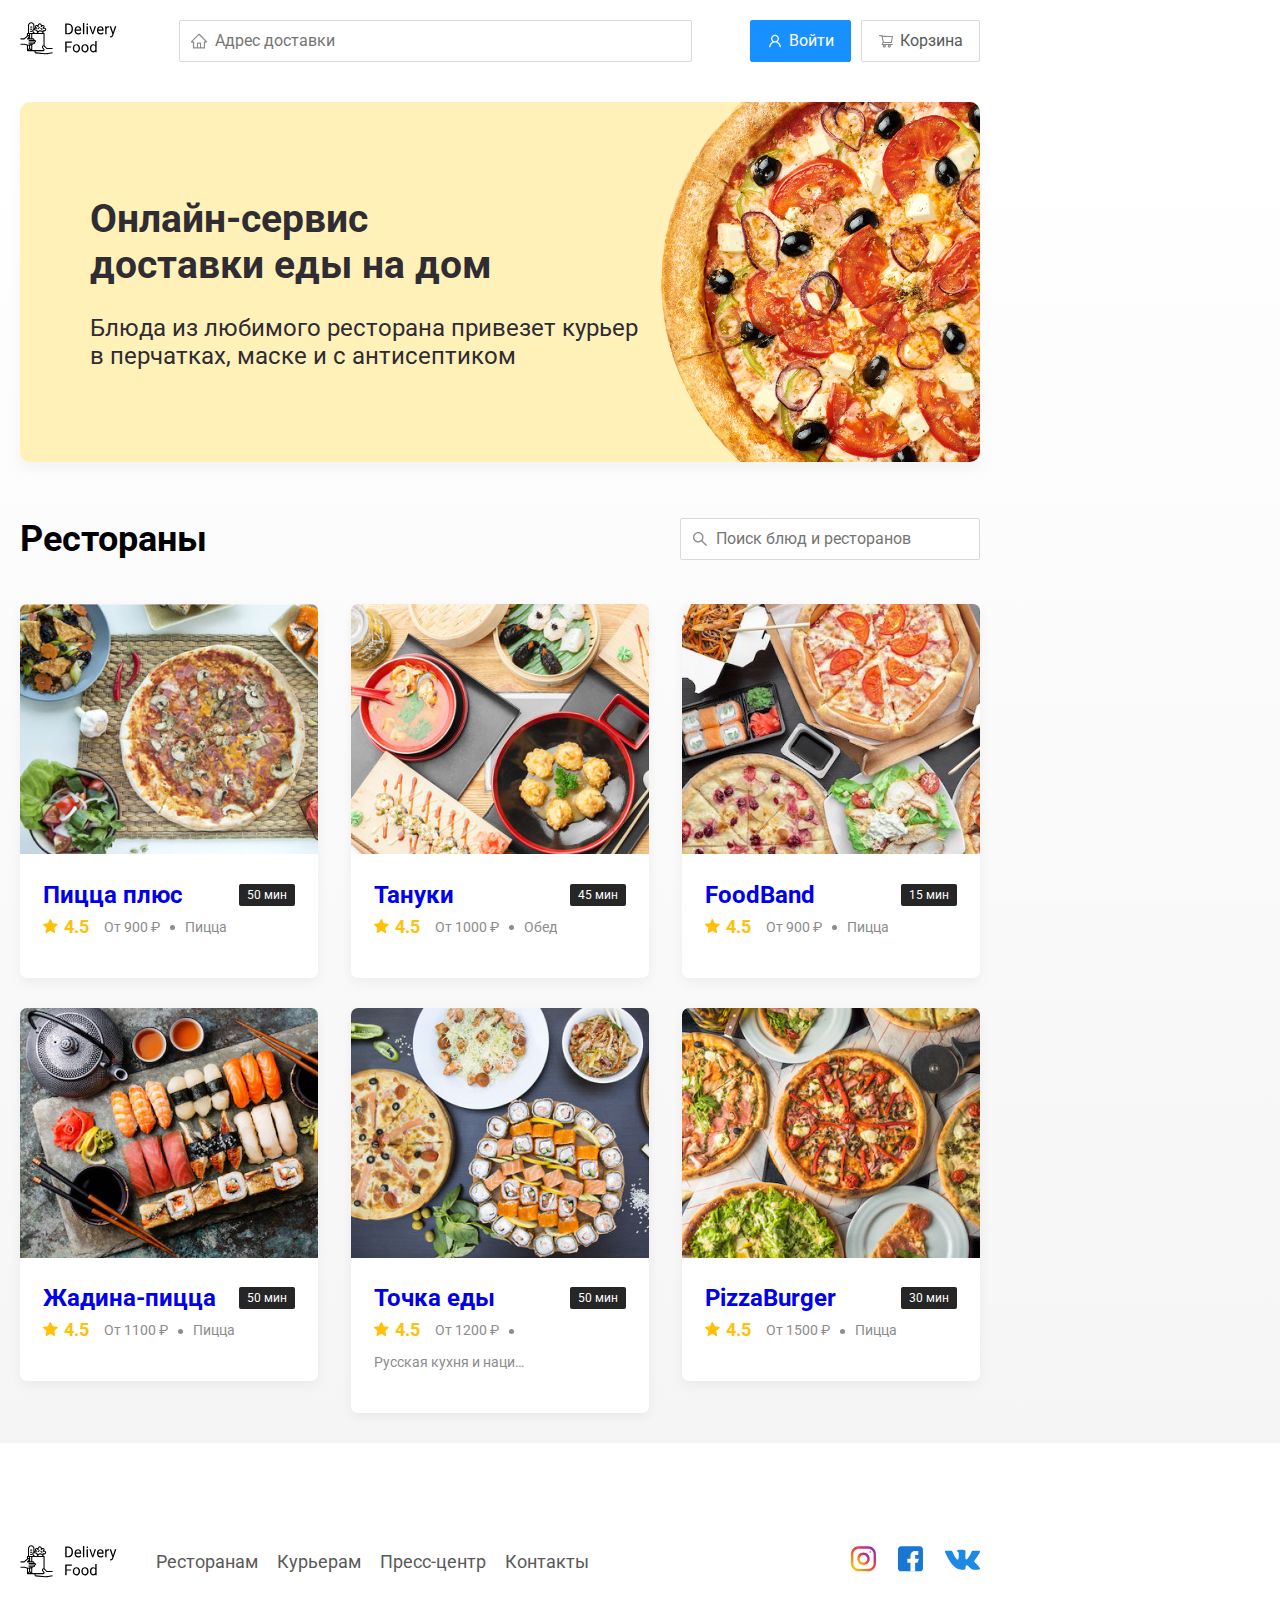
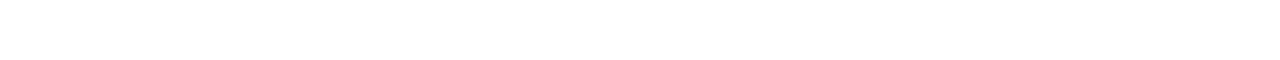
<file: index.html>
<!DOCTYPE html>
<html lang="ru">
<head>
    <meta charset="UTF-8">
    <meta name="viewport" content="width=device-width, initial-scale=1.0">
    <title>Delivery Food - доставка еды на дом</title>
    <link href="https://fonts.googleapis.com/css?family=Roboto:400,900&display=swap&subset=cyrillic" rel="stylesheet">
    <link rel="stylesheet" href="css\normalize.css">
    <link rel="stylesheet" href="./css/style.css">
</head>
<body>
   <div class="container">
    <header class="header">
        <a href="index.html" class="logo">
            <img src="img\logo.svg" alt="logo">
        </a>
        
        <input type="text" class="input input-address" placeholder="Адрес доставки">
        <div class="buttons">
         <button class="button button-primary" >
             <img src="img/user.svg" alt="user" class="button-icon">
             <span class="button-text">Войти</span>
         </button>
         <button class="button">
             <img src="img/shopping-cart.svg" alt="shopping cart" class="button-icon">
             <span class="button-text"> Корзина</span>
         </button>
        </div>
    </header> 
    
   </div>
   <!-- /.container -->
   <main class="main">
       <div class="container">
        <section class="promo">
            <h1 class="promo-title">Онлайн-сервис <br>доставки еды на дом</h1>
            <p class="promo-text">Блюда из любимого ресторана привезет курьер в перчатках, маске и с антисептиком</p>
        </section>
        <section class="restaurants">
            <div class="section-heading">
                <h2 class="section-title">Рестораны</h2>
                <input type="text" class="input input-search" placeholder="Поиск блюд и ресторанов">
            </div>
            <div class="cards">
                <a href="restaurant.html" class="card">
                    <img src="img/image1.jpg" alt="image" class="card-image">
                    <div class="card-text">
                        <div class="card-heading">
                            <h3 class="card-title">Пицца плюс</h3>
                            <span class="card-tag tag">50 мин</span>
                        </div>
                        <!-- /.card-heading -->
                        <div class="card-info">
                            <div class="rating"> <img src="img/rating.svg" alt="rating" class="rating-star">4.5</div>
                            <div class="price">От 900 ₽</div>
                            <div class="category">Пицца</div>
                        </div>
                        <!-- /.card-info -->
                    </div>
                    <!-- /.card-text -->
                </a>
                <!-- /.card -->
                <a href="restaurant.html" class="card">
                    <img src="img/image2.jpg" alt="image" class="card-image">
                    <div class="card-text">
                        <div class="card-heading">
                            <h3 class="card-title">Тануки</h3>
                            <span class="card-tag tag">45 мин</span>
                        </div>
                        <!-- /.card-heading -->
                        <div class="card-info">
                            <div class="rating"><img src="img/rating.svg" alt="rating" class="rating-star">4.5</div>
                            <div class="price">От 1000 ₽</div>
                            <div class="category">Обед</div>
                        </div>
                        <!-- /.card-info -->
                    </div>
                    <!-- /.card-text -->
                </a>
                <!-- /.card -->
                <a href="restaurant.html" class="card">
                    <img src="img/image3.jpg" alt="image" class="card-image">
                    <div class="card-text">
                        <div class="card-heading">
                            <h3 class="card-title">FoodBand</h3>
                            <span class="card-tag tag">15 мин</span>
                        </div>
                        <!-- /.card-heading -->
                        <div class="card-info">
                            <div class="rating"><img src="img/rating.svg" alt="rating" class="rating-star">4.5</div>
                            <div class="price">От 900 ₽</div>
                            <div class="category">Пицца</div>
                        </div>
                        <!-- /.card-info -->
                    </div>
                    <!-- /.card-text -->
                </a>
                <!-- /.card -->
                <a href="restaurant.html" class="card">
                    <img src="img/image4.jpg" alt="image" class="card-image">
                    <div class="card-text">
                        <div class="card-heading">
                            <h3 class="card-title">Жадина-пицца</h3>
                            <span class="card-tag tag">50 мин</span>
                        </div>
                        <!-- /.card-heading -->
                        <div class="card-info">
                            <div class="rating"><img src="img/rating.svg" alt="rating" class="rating-star">4.5</div>
                            <div class="price">От 1100 ₽</div>
                            <div class="category">Пицца</div>
                        </div>
                        <!-- /.card-info -->
                    </div>
                    <!-- /.card-text -->
                </a>
                <!-- /.card -->
                <a href="restaurant.html" class="card">
                    <img src="img/image5.jpg" alt="image" class="card-image">
                    <div class="card-text">
                        <div class="card-heading">
                            <h3 class="card-title">Точка еды</h3>
                            <span class="card-tag tag">50 мин</span>
                        </div>
                        <!-- /.card-heading -->
                        <div class="card-info">
                            <div class="rating"><img src="img/rating.svg" alt="rating" class="rating-star">4.5</div>
                            <div class="price">От 1200 ₽</div>
                            <div class="category">Русская кухня и национальная</div>
                        </div>
                        <!-- /.card-info -->
                    </div>
                    <!-- /.card-text -->
                </a>
                <!-- /.card -->
                <a href="restaurant.html" class="card">
                    <img src="img/image6.jpg" alt="image" class="card-image">
                    <div class="card-text">
                        <div class="card-heading">
                            <h3 class="card-title">PizzaBurger</h3>
                            <span class="card-tag tag">30 мин</span>
                        </div>
                        <!-- /.card-heading -->
                        <div class="card-info">
                            <div class="rating"><img src="img/rating.svg" alt="rating" class="rating-star">4.5</div>
                            <div class="price">От 1500 ₽</div>
                            <div class="category">Пицца</div>
                        </div>
                        <!-- /.card-info -->
                    </div>
                    <!-- /.card-text -->
                </a>
                <!-- /.card -->
            </div>
            <!-- /.cards -->
        </section>
       </div>
   </main>
   <footer class="footer">
       <div class="container">
           <div class="footer-block">
               <img src="img/logo.svg" alt="logo" class="logo footer-logo">
               <nav class="footer-nav">
                   <a href="#" class="footer-link">Ресторанам </a>
                   <a href="#" class="footer-link">Курьерам</a>
                   <a href="#" class="footer-link">Пресс-центр</a>
                   <a href="#" class="footer-link">Контакты</a>
               </nav>
               <div class="social-links">
                    <a href="#" class="social-link"><img src="img/instagram.svg" alt="instagram"></a>
                    <a href="#" class="social-link"><img src="img/fb.svg" alt="facebook"></a>
                    <a href="#" class="social-link"><img src="img/vk.svg" alt="vk"></a>
               </div>
               <!--social-links -->
           </div>
       </div>
   </footer>
  </body>
</html>
</file>
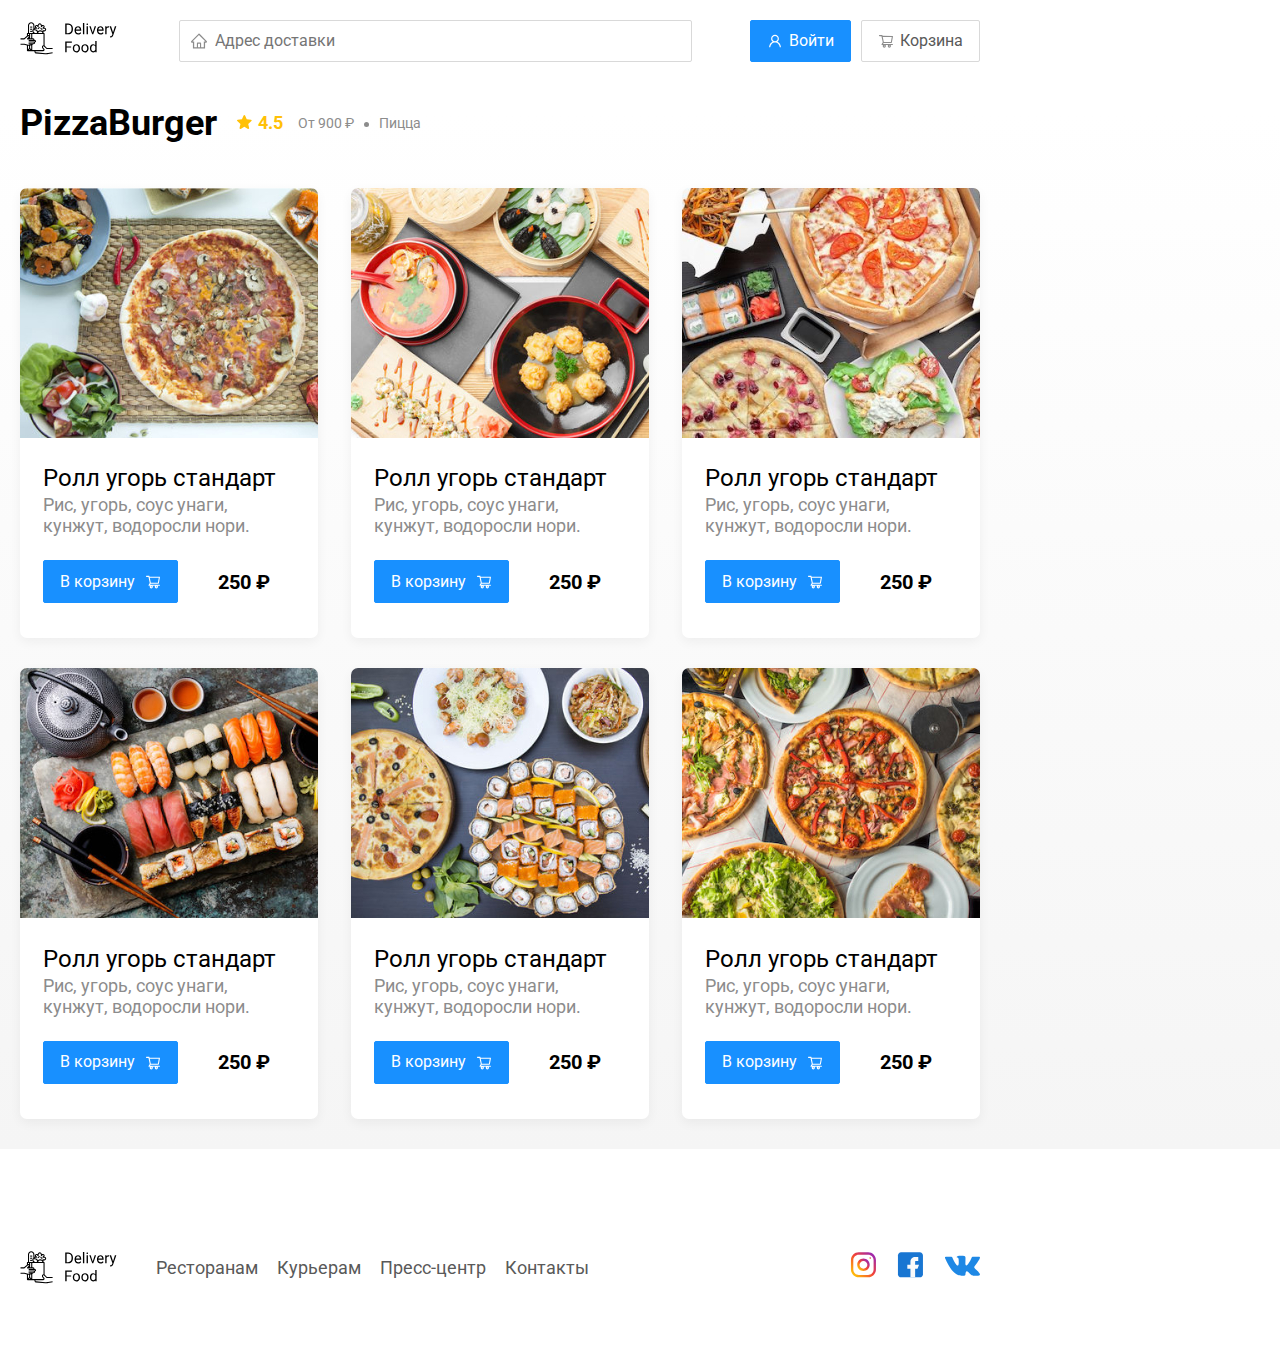
<file: restaurant.html>
<!DOCTYPE html>
<html lang="ru">
<head>
    <meta charset="UTF-8">
    <meta name="viewport" content="width=device-width, initial-scale=1.0">
    <title>PizzaBurger - доставка еды на дом на кухню</title>
    <link href="https://fonts.googleapis.com/css?family=Roboto:400,900&display=swap&subset=cyrillic" rel="stylesheet">
    <link rel="stylesheet" href="css\normalize.css">
    <link rel="stylesheet" href="css\animate.css">
    <link rel="stylesheet" href="./css/style.css">
</head>
<body>
   <div class="container">
    <header class="header">
        <a href="index.html" class="logo">
            <img src="img\logo.svg" alt="logo">
        </a>
        <input type="text" class="input input-address" placeholder="Адрес доставки">
        <div class="buttons">
         <button class="button button-primary" >
             <img src="img/user.svg" alt="user" class="button-icon">
             <span class="button-text">Войти</span>
         </button>
         <button class="button" id="cart-button">
             <img src="img/shopping-cart.svg" alt="shopping cart" class="button-icon">
             <span class="button-text"> Корзина</span>
         </button>
        </div>
    </header> 
    
   </div>
   <!-- /.container -->
   <main class="main">
       <div class="container">
        <section class="restaurants">
            <div class="section-heading">
                <h2 class="section-title">PizzaBurger</h2>
                <div class="card-info">
                    <div class="rating"> <img src="img/rating.svg" alt="rating" class="rating-star">4.5</div>
                    <div class="price">От 900 ₽</div>
                    <div class="category">Пицца</div>
                </div>
            </div>
            <div class="cards">
                <div class="card WOW fadeInUp" data-wow-delay="0.2s">
                    <img src="img/image1.jpg" alt="image" class="card-image">
                    <div class="card-text">
                        <div class="card-heading">
                            <h3 class="card-title card-title-reg">Ролл угорь стандарт</h3>
                        </div>
                        <!-- /.card-heading -->
                        <div class="card-info">
                            <div class="ingredients">Рис, угорь, соус унаги, кунжут, водоросли нори.</div>
                        </div>
                        <!-- /.card-info -->
                        <div class="card-buttons">
                            <button class="button button-primary">
                                <span class="button-card-text">В корзину</span>
                                <img src="img/shopping-cart-white.svg" alt="shopping-cart" class="button-card-image">
                            </button>
                            <strong class="card-price-bold">250 ₽</strong>
                        </div>
                    </div>
                    <!-- /.card-text -->
                </div>
                <!-- /.card -->
                <div class="card WOW fadeInUp">
                    <img src="img/image2.jpg" alt="image" class="card-image">
                    <div class="card-text">
                        <div class="card-heading">
                            <h3 class="card-title card-title-reg">Ролл угорь стандарт</h3>
                        </div>
                        <!-- /.card-heading -->
                        <div class="card-info">
                            <div class="ingredients">Рис, угорь, соус унаги, кунжут, водоросли нори.</div>
                        </div>
                        <!-- /.card-info -->
                        <div class="card-buttons">
                            <button class="button button-primary">
                                <span class="button-card-text">В корзину</span>
                                <img src="img/shopping-cart-white.svg" alt="shopping-cart" class="button-card-image">
                            </button>
                            <strong class="card-price-bold">250 ₽</strong>
                        </div>
                    </div>
                    <!-- /.card-text -->
                </div>
                <!-- /.card -->
                <div class="card WOW fadeInUp" >
                    <img src="img/image3.jpg" alt="image" class="card-image">
                    <div class="card-text">
                        <div class="card-heading">
                            <h3 class="card-title card-title-reg">Ролл угорь стандарт</h3>
                        </div>
                        <!-- /.card-heading -->
                        <div class="card-info">
                            <div class="ingredients">Рис, угорь, соус унаги, кунжут, водоросли нори.</div>
                        </div>
                        <!-- /.card-info -->
                        <div class="card-buttons">
                            <button class="button button-primary">
                                <span class="button-card-text">В корзину</span>
                                <img src="img/shopping-cart-white.svg" alt="shopping-cart" class="button-card-image">
                            </button>
                            <strong class="card-price-bold">250 ₽</strong>
                        </div>
                    </div>
                    <!-- /.card-text -->
                </div>
                <!-- /.card -->
                <div class="card WOW fadeInUp" data-wow-delay="0.6s">
                    <img src="img/image4.jpg" alt="image" class="card-image">
                    <div class="card-text">
                        <div class="card-heading">
                            <h3 class="card-title card-title-reg">Ролл угорь стандарт</h3>
                        </div>
                        <!-- /.card-heading -->
                        <div class="card-info">
                            <div class="ingredients">Рис, угорь, соус унаги, кунжут, водоросли нори.</div>
                        </div>
                        <!-- /.card-info -->
                        <div class="card-buttons">
                            <button class="button button-primary">
                                <span class="button-card-text">В корзину</span>
                                <img src="img/shopping-cart-white.svg" alt="shopping-cart" class="button-card-image">
                            </button>
                            <strong class="card-price-bold">250 ₽</strong>
                        </div>
                    </div>
                    <!-- /.card-text -->
                </div>
                <!-- /.card -->
                <div class="card WOW fadeInUp" data-wow-delay="0.8s">
                    <img src="img/image5.jpg" alt="image" class="card-image">
                    <div class="card-text">
                        <div class="card-heading">
                            <h3 class="card-title card-title-reg">Ролл угорь стандарт</h3>
                        </div>
                        <!-- /.card-heading -->
                        <div class="card-info">
                            <div class="ingredients">Рис, угорь, соус унаги, кунжут, водоросли нори.</div>
                        </div>
                        <!-- /.card-info -->
                        <div class="card-buttons">
                            <button class="button button-primary">
                                <span class="button-card-text">В корзину</span>
                                <img src="img/shopping-cart-white.svg" alt="shopping-cart" class="button-card-image">
                            </button>
                            <strong class="card-price-bold">250 ₽</strong>
                        </div>
                    </div>
                    <!-- /.card-text -->
                </div>
                <!-- /.card -->
                <div class="card wow fadeInRight" data-wow-delay="0.8s">
                    <img src="img/image6.jpg" alt="image" class="card-image">
                    <div class="card-text">
                        <div class="card-heading">
                            <h3 class="card-title card-title-reg">Ролл угорь стандарт</h3>
                        </div>
                        <!-- /.card-heading -->
                        <div class="card-info">
                            <div class="ingredients">Рис, угорь, соус унаги, кунжут, водоросли нори.</div>
                        </div>
                        <!-- /.card-info -->
                        <div class="card-buttons">
                            <button class="button button-primary">
                                <span class="button-card-text">В корзину</span>
                                <img src="img/shopping-cart-white.svg" alt="shopping-cart" class="button-card-image">
                            </button>
                            <strong class="card-price-bold">250 ₽</strong>
                        </div>
                    </div>
                    <!-- /.card-text -->
                </div>
                <!-- /.card -->
            </div>
            <!-- /.cards -->
        </section>
       </div>
   </main>
   <footer class="footer">
       <div class="container">
           <div class="footer-block">
               <img src="img/logo.svg" alt="logo" class="logo footer-logo">
               <nav class="footer-nav">
                   <a href="#" class="footer-link">Ресторанам </a>
                   <a href="#" class="footer-link">Курьерам</a>
                   <a href="#" class="footer-link">Пресс-центр</a>
                   <a href="#" class="footer-link">Контакты</a>
               </nav>
               <div class="social-links">
                    <a href="#" class="social-link"><img src="img/instagram.svg" alt="instagram"></a>
                    <a href="#" class="social-link"><img src="img/fb.svg" alt="facebook"></a>
                    <a href="#" class="social-link"><img src="img/vk.svg" alt="vk"></a>
               </div>
               <!--social-links -->
           </div>
       </div>
   </footer>
   <div class="modal">
       <div class="modal-dialog">
           <div class="modal-header">
               <h3 class="modal-title">Корзина</h3>
               <button class="close">&times;</button>
           </div>
           <!-- /.modal-header -->
           <div class="modal-body">
               <div class="food-row">
                <span class="food-name">Ролл угорь стандарт</span>
                <strong class="food-price">250 ₽</strong>
                <div class="food-counter">
                    <button class="counter-button">-</button>
                    <span class="counter">1</span>
                    <button class="counter-button">+</button>
                </div>
               </div>
               <!-- /.food-row -->
               <div class="food-row">
                <span class="food-name">Ролл угорь стандарт</span>
                <strong class="food-price">250 ₽</strong>
                <div class="food-counter">
                    <button class="counter-button">-</button>
                    <span class="counter">1</span>
                    <button class="counter-button">+</button>
                </div>
               </div>
               <!-- /.food-row -->
               <div class="food-row">
                <span class="food-name">Ролл угорь стандарт</span>
                <strong class="food-price">250 ₽</strong>
                <div class="food-counter">
                    <button class="counter-button">-</button>
                    <span class="counter">1</span>
                    <button class="counter-button">+</button>
                </div>
               </div>
               <!-- /.food-row -->
               <div class="food-row">
                <span class="food-name">Ролл угорь стандарт</span>
                <strong class="food-price">250 ₽</strong>
                <div class="food-counter">
                    <button class="counter-button">-</button>
                    <span class="counter">1</span>
                    <button class="counter-button">+</button>
                </div>
               </div>
               <!-- /.food-row -->
               <div class="food-row">
                <span class="food-name">Ролл угорь стандарт</span>
                <strong class="food-price">250 ₽</strong>
                <div class="food-counter">
                    <button class="counter-button">-</button>
                    <span class="counter">1</span>
                    <button class="counter-button">+</button>
                </div>
               </div>
               <!-- /.food-row -->
           </div>
           <!-- /.modal-body -->
           <div class="modal-footer">
               <span class="modal-pricetag">1250 ₽</span>
               <div class="footer-buttons">
                   <button class="button button-primary">Оформить заказ</button>
                   <button class="button">Отмена</button>
               </div>
           </div>
           <!-- /.modal-footer -->
       </div>
       <!-- /.modal-dialog -->
   </div>
   <script src="js/wow.min.js"></script>
   <script src="js/main.js"></script>
</body>
</html>
</file>
<file: css/style.css>
* {
    box-sizing: border-box;
}
body {
    font-family: 'Roboto', sans-serif;
    /*padding-top: 44px;*/
}
.container {
    max-width: 1200px;
    margin: 20px;
}
.header {
    display: flex;
    align-items: center;
    justify-content: space-between;
    margin-bottom: 40px;
}
.input {
    background: #FFFFFF;
    border: 1px solid #D9D9D9;
    border-radius: 2px;
    font-size: 16px;
    line-height: 24px;
    padding: 8px; 
    padding-left: 35px;
    background-repeat: no-repeat;
    background-position: left 11px center;
}
.input-address {
    flex: 0.8;
    background-image: url(../img/home.svg);
}
.input-search {
    width: 300px;
    background-image: url(../img/search.svg);
    margin-left: auto;
}
.buttons {
    display: flex;
    align-items: center;
}
.button {
    display: flex;
    align-items: center;
    padding: 8px 16px;
    background: #FFFFFF;
    border: 1px solid #D9D9D9;
    box-sizing: border-box;
    box-shadow: 0px 0px 2px rgba(0, 0, 0, 0.0015);
    border-radius: 2px;
    color: #595959;
    font-size: 16px;
    line-height: 24px;
}
.button-primary {
    background: #1890FF;
    border: 1px solid #1890FF;
    color: #fff;
    margin-right: 10px;
}
.button-card-text {
    margin-right: 10px;
}
.button-icon {
    margin-right: 6px;
    vertical-align: middle;
}
.promo {
    box-shadow: 0px 7px 12px rgba(158, 158, 163, 0.1);
    background: #FFF1B8 url(../img/promo-image.png) no-repeat top -122px right -318px/ 1003px;
    border-radius: 10px;
    padding: 68px 70px;
    margin-bottom: 56px;
}
.promo-title {
    font-style: normal;
    font-weight: bold;
    font-size: 39px;
    line-height: 46px;
    color: #302C34;
}
.promo-text {
    max-width: 550px;
    font-style: normal;
    font-weight: normal;
    font-size: 24px;
    line-height: 28px;
    color: #302C34;
}
.section-heading {
    display: flex;
    align-items: center;
    margin-bottom: 44px;
}
.section-title {
    font-style: normal;
    font-weight: bold;
    font-size: 36px;
    line-height: 42px;
    color: #000000;
    margin: 0;
    margin-right: 20px;
}
.cards {
    display: flex;
    align-items: flex-start;
    justify-content: space-between;
    flex-wrap: wrap;
}
.card {
    background: #FFFFFF;
    box-shadow: 0px 4px 12px rgba(0, 0, 0, 0.05);
    border-radius: 7px;
    overflow: hidden;
    margin-bottom: 30px;
    flex-basis: 31%;
    text-decoration: none;
}
.card-image {
    width: 384px;
    height: 250px;
    object-fit: cover;
}
.card-text {
    padding-top: 20px;
    padding-bottom: 35px;
    padding-left: 23px;
    padding-right: 23px;
}
.card-heading {
    display: flex;
    align-items: center;
    justify-content: space-between;
}
.card-title {
    margin: 0;
    font-style: normal;
    font-weight: bold;
    font-size: 24px;
    line-height: 32px;
}
.card-title-reg {
    font-weight: 400;
}
.card-tag {
    font-style: normal;
    font-weight: normal;
    font-size: 12px;
    line-height: 20px;
    display: flex;
    align-items: center;
    color: #FFFFFF;
    background: #262626;
    border-radius: 2px;
    padding: 1px 8px;
}
.card-info {
    display: flex;
    align-items: center;
    flex-wrap: wrap;
}
.card-buttons {
    display: flex;
    align-items: center;
    margin-top: 24px;
}
.card-price-bold {
    font-weight: bold;
    font-size: 20px;
    line-height: 32px;
    margin-left: 30px;
}
.rating {
    margin-right: 26px;
    color: #FFC107;
    font-style: normal;
    font-weight: bold;
    font-size: 18px;
    line-height: 32px;
}
.rating-star {
    margin-right: 6px;
}
.price, .category {
    font-style: normal;
    font-weight: normal;
    font-size: 18px;
    line-height: 32px;
    color: #8C8C8C;
}
.price {
    margin-right: 10px;
}
.ingredients {
    font-style: normal;
    font-weight: normal;
    font-size: 18px;
    line-height: 21px;
    color: #8C8C8C;
}
.category {
    text-overflow: ellipsis;
    overflow: hidden;
    white-space: nowrap;
    max-width: 150px;
}
.price:after {
    content: "";
    width: 5px;
    height: 5px;
    background-color: #8C8C8C;
    display: inline-block;
    vertical-align: middle;
    border-radius: 50%;
    margin-left: 10px;
}
.main {
    background: linear-gradient(180deg, rgba(245, 245, 245, 0) 1.04%, #F5F5F5 100%);
}
.footer {
    padding: 60px 0;
}
.footer-block {
    display: flex;
    align-items: center;
    justify-content: space-between;
}
.footer-nav {
    margin-left: 35px;
    margin-right: auto;
}
.footer-link {
    display: inline-block;
    color: #595959;
    font-style: normal;
    font-weight: normal;
    font-size: 18px;
    line-height: 21px;
    text-decoration: none;
}
.footer-link:not(:last-child) {
    margin-right: 15px;
}
.social-links {
    display: flex;
    align-items: center;
}
.social-link:not(:last-child) {
    margin-right: 21px;
}
.modal {
    position: fixed;
    left: 0;
    top: 0;
    width: 100%;
    height: 100%;
    background: rgba(0, 0, 0, 0.4);
    display: none;
}
.is-open {
    display: flex;
}
.modal-dialog {
    max-width: 780px;
    width: 95%;
    background: #FFFFFF;
    border-radius: 5px;
    margin: auto;
    padding: 40px 45px;
}
.modal-header {
    display: flex;
    align-items: center;
    justify-content: space-between;
    margin-bottom: 45px;
}
.modal-title {
    margin: 0;
    font-weight: bold;
    font-size: 36px;
    line-height: 42px;
    color: #000000;
}
.close {
    font-size: 36px;
    border: none;
    background-color: transparent;
}
.modal-body {
    margin-bottom: 52px;
}
.food-row {
    display: flex;
    align-items: flex-start;
    justify-content: space-between;
    padding-bottom: 8px;
    border-bottom: 1px solid #D9D9D9;
    margin-bottom: 15px;
}
.food-name {
    font-weight: normal;
    font-size: 18px;
    line-height: 32px;
}
.food-price {
    margin-left: auto;
    margin-right: 47px;
    font-weight: bold;
    font-size: 20px;
    line-height: 32px;
}
.food-counter {
    display: flex;
    align-items: center;
}
.counter-button {
    display: flex;
    align-items: center;
    justify-content: center;
    width: 39px;
    height: 32px;
    background: #FFFFFF;
    border: 1px solid #40A9FF;
    box-sizing: border-box;
    border-radius: 2px;
    font-weight: normal;
    font-size: 14px;
    line-height: 22px;
    color: #40A9FF;
}
.counter {
    font-size: 16px;
    line-height: 24px;
    margin-left: 10px;
    margin-right: 10px;
}
.modal-footer {
    display: flex;
    align-items: center;
    justify-content: space-between;
}
.footer-buttons {
    display: flex;
    align-items: center;
}
.modal-pricetag {
    background: #262626;
    border-radius: 5px;
    color: white;
    padding: 15px 20px;
    font-weight: bold;
    font-size: 20px;
    line-height: 23px;
}
@media (max-width:1366px){
    .container {
        max-width: 960px;
    }
    .promo {
        background-position: center right -300px;
        background-size: 750px;
    }
    .rating {
        margin-right: 15px;
    }
    .category, .price {
        font-size: 14px;
    }
}
@media (max-width: 920px) {
    .container {
        max-width: 750px;
    }
    .promo {
        padding: 50px;
        background-size: 500px;
        background-position: center right -200px;
    }
    .promo-text {
        font-size: 18px;
        max-width: 400px;
    }
    .card {
        flex-basis: 49%;
    }
    .footer-link {
        font-size: 16px;
    }
}
@media (max-width: 768px) {
    .container {
        max-width: 560px;
    }
    .card-info {
        flex-wrap: wrap;
    }
    .card .rating {
        flex-basis: 100%;
    }
    .card-title {
        font-size: 18px;
    }
    .promo-title {
        background-size: 300px;
        background-position: bottom 50px right -200px;
    }
    .promo-title {
        font-size: 24px;
        line-height: 1.4;
    }
    .promo-text {
        margin-top: 0;
    }
}
@media (max-width: 578px) {
    .container {
        width: 90%;
    }
    .header {
        flex-wrap: wrap;
    }
    .input-address {
        margin-top: 15px;
        order: 5;
        flex: 1;
        flex-basis: 100%;
    }
    .promo {
        background-image: none;
    }
    .promo-title {
        margin-bottom: 10px;
    }
    .sectinon-title {
        font-size: 20px;
    }
    .card {
        flex-basis: 100%;
    }
    .card-image {
        width: 100%;
    }
    .footer {
        padding: 30px 0;
    }
    .footer-block {
        align-items: flex-start;
    }
    .footer-nav {
        margin-left: 0;
        margin-right: 0;
        order: 0;
        display: flex;
        flex-direction: column;
    }
    .footer-logo {
        margin-right: 15px;
        order: 1;
    }
    .social-link {
        order: 2;
    }
}
@media (max-width: 480px) {
    .button-text {
        display: none;
    }
    button {
        min-height: 40px;
    }
    .button-icon {
        margin: 0;
    }
    .promo {
        padding: 20px;
    }
    .section-heading {
        flex-wrap: wrap;
    }
    .footer-block {
        flex-wrap: wrap;
        flex-direction: column;
        align-items: center;
    }
    .footer-logo {
        order: 0;
        margin-bottom: 20px;
    }
    .footer-nav {
        margin-bottom: 20px;
        text-align: center;
    }
    .footer-link:not(:last-child) {
        margin-right: 0;
    }
}
</file>
